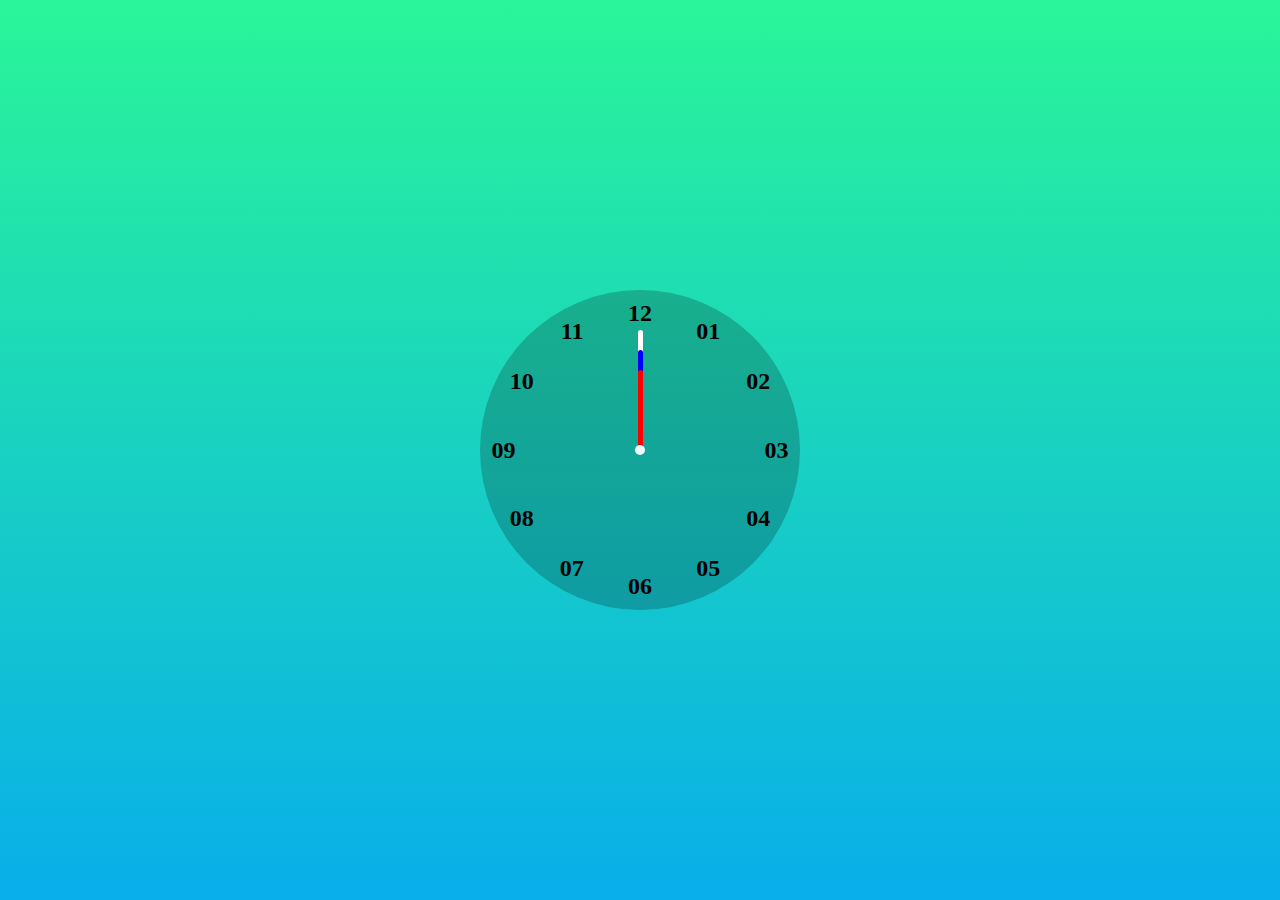
<file: analogue clock/index.html>
<!DOCTYPE html>
<html lang="en">

<head>
    <meta charset="UTF-8">
    <meta name="viewport" content="width=device-width, initial-scale=1.0">
    <title>Analogue Clock </title>
    <link rel="stylesheet" href="style.css">
</head>

<body>
    <div class="container">


        <div class="clock">
            <div style="--clr:white ;--h:120px" class="hands secs"><i></i></div>
            <div style="--clr:blue ;--h:100px" class="hands mins"><i></i></div>
            <div style="--clr:red ; --h:80px" class="hands hrs"><i></i></div>
            <span style="--i:1"><b>01</b></span>
            <span style="--i:2"><b>02</b></span>
            <span style="--i:3"><b>03</b></span>
            <span style="--i:4"><b>04</b></span>
            <span style="--i:5"><b>05</b></span>
            <span style="--i:6"><b>06</b></span>
            <span style="--i:7"><b>07</b></span>
            <span style="--i:8"><b>08</b></span>
            <span style="--i:9"><b>09</b></span>
            <span style="--i:10"><b>10</b></span>
            <span style="--i:11"><b>11</b></span>
            <span style="--i:12"><b>12</b></span>
        </div>

    </div>
    <script src="script.js"></script>
</body>

</html>
</file>
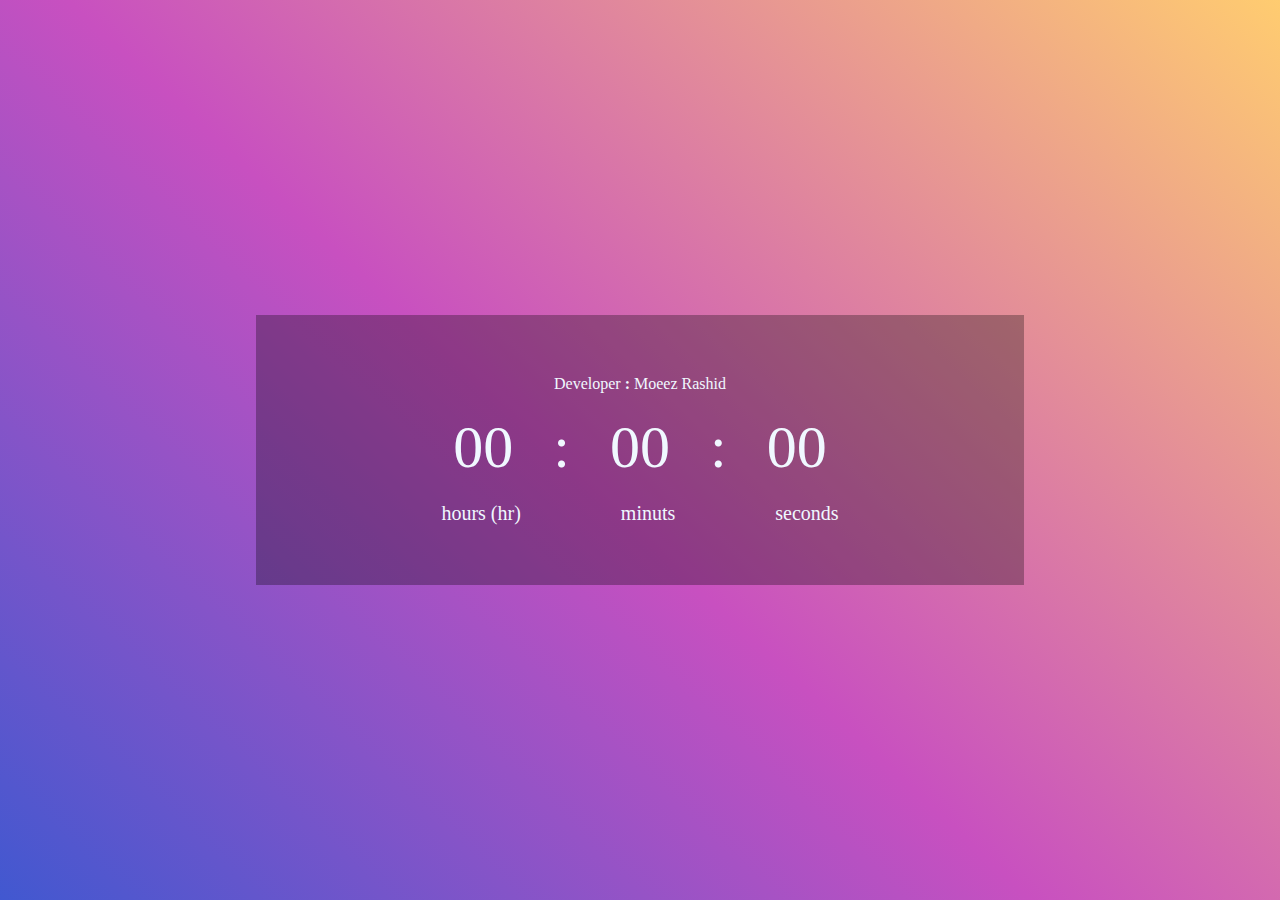
<file: digital clock/index.html>
<!DOCTYPE html>
<html lang="en">
<head>
    <meta charset="UTF-8">
    <meta name="viewport" content="width=device-width, initial-scale=1.0">
    <link rel="stylesheet" href="style.css">
    <title>digital clock</title>
</head>
<body>
<div class="container">
    <span>
        Developer  <b>:</b>  Moeez Rashid 
    </span>
    
    <div class="time">
        <span id="hrs">00</span>:
        <span id="mins">00</span>:
        <span id="sec">00</span>
    </div>
    <div class="time info">
        <span id="">hours (hr)</span>
        <span id="">minuts</span>
        <span id="">seconds</span>
    </div>

</div>



    <script src="script.js"></script>
</body>
</html>
</file>
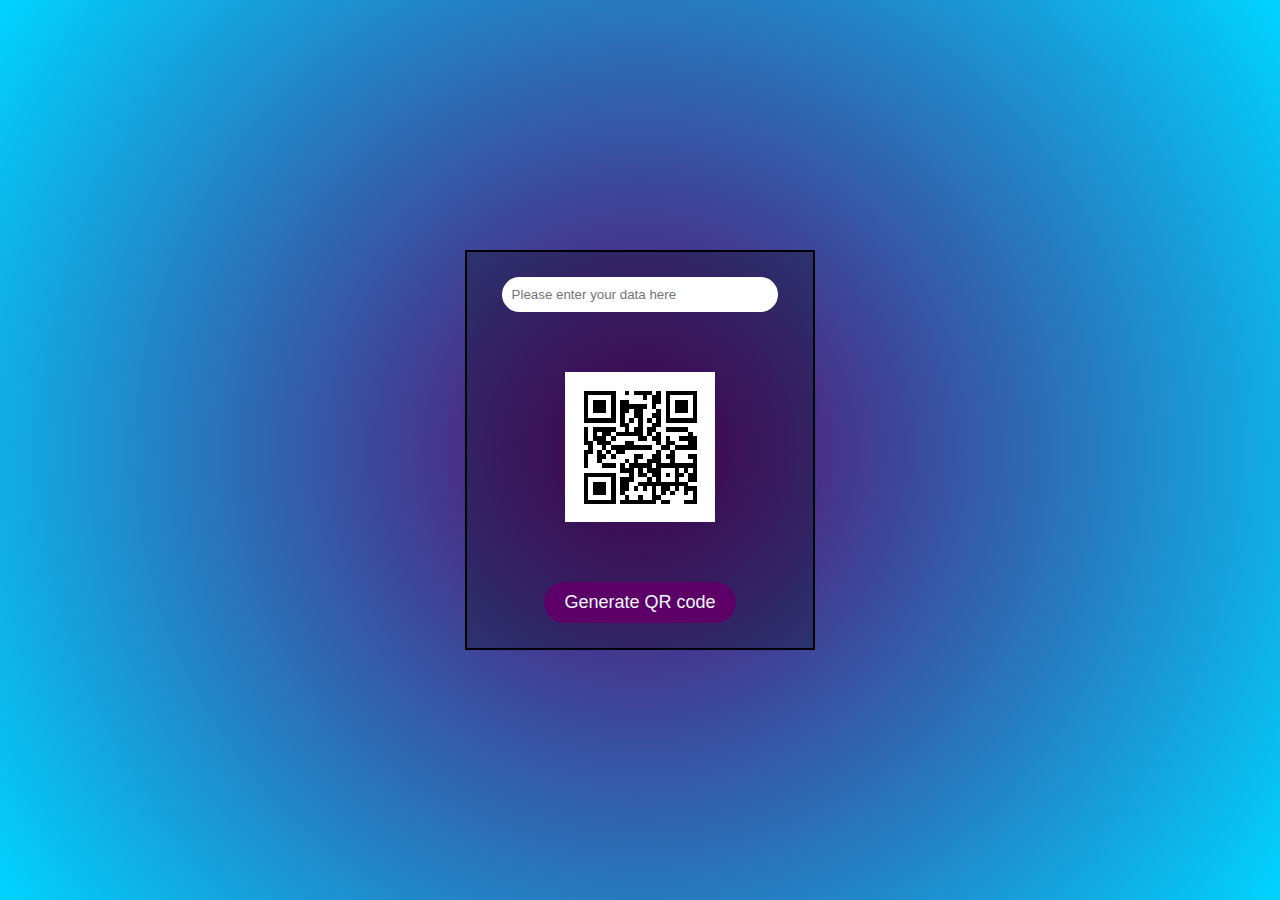
<file: qr code generator/index.html>
<!DOCTYPE html>
<html lang="en">
<head>
    <meta charset="UTF-8">
    <meta name="viewport" content="width=device-width, initial-scale=1.0">
    <link rel="stylesheet" href="style.css">
    <title>QR code generator (Developer Moeez)</title>
</head>
<body class="flex">
    <div class="container flex">
            <input type="text" placeholder="Please enter your data here">

            <img src="qr.png" alt="">
            <button>Generate QR code</button>
    </div>
<script src="script.js"></script>
</body>
</html>
</file>
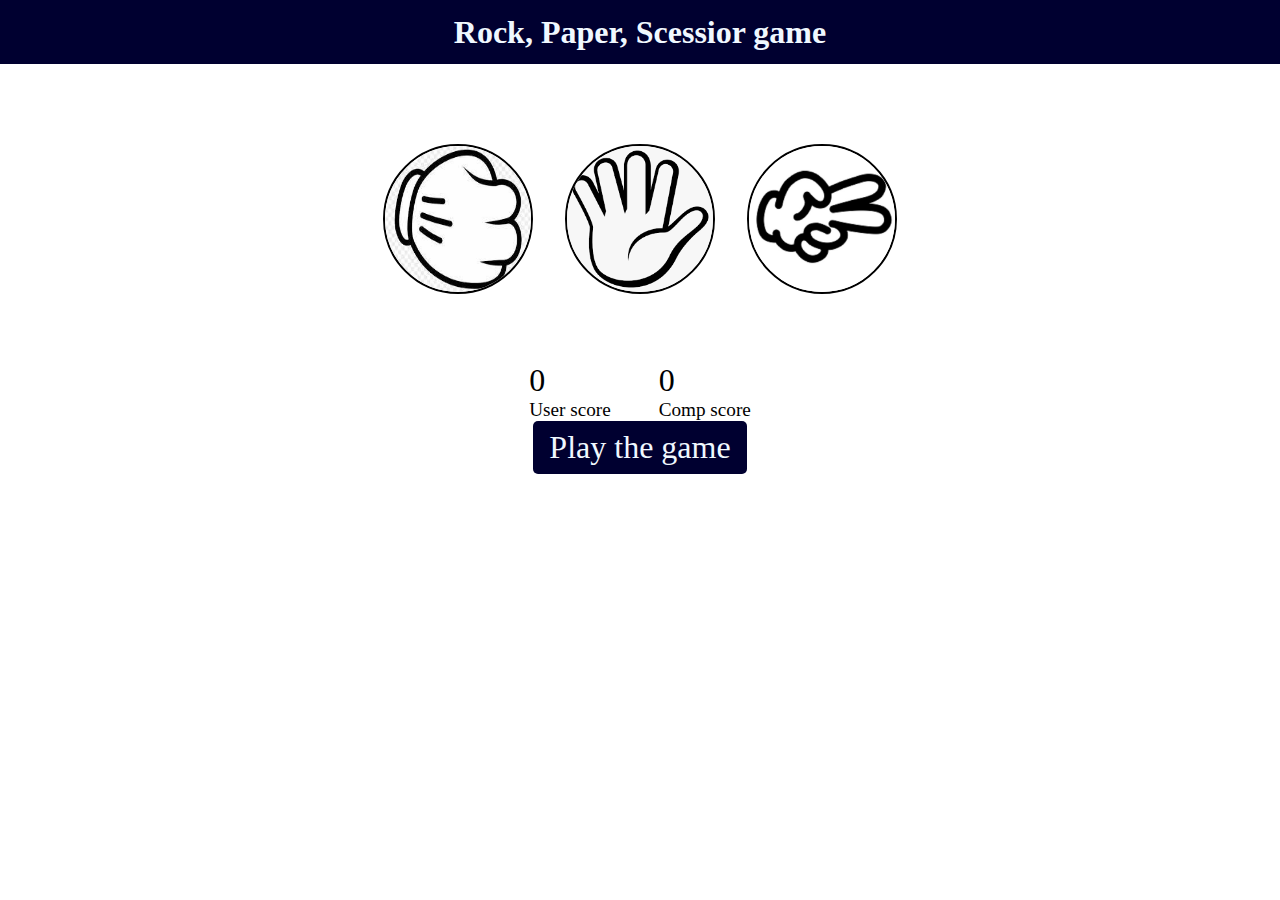
<file: rock paper scessior/index.html>
<!DOCTYPE html>
<html lang="en">

<head>
    <meta charset="UTF-8">
    <meta name="viewport" content="width=device-width, initial-scale=1.0">
    <title>Rock , Paper, Scessior</title>
    <link rel="stylesheet" href="style.css">
</head>

<body>
    <h1>Rock, Paper, Scessior game</h1>
    <div class="choices">
        <div class="choice"><img id="rock" src="rock.jpeg" alt=""></div>
        <div class="choice"><img id="paper" src="paper.png" alt=""></div>
        <div class="choice"><img id="scissor" src="scissor.jpeg" alt=""></div>
    </div>
    <div class="score">
        <div class="userscore">
            <p id="userrun">0</p>
            <p>User score</p>
        </div>
        <div class="Comp">
            <p id="comprun">0</p>
            <p>Comp score</p>
        </div>
    </div>
    <div class="msg">
       <p id="msgbox">Play the game</p>
    </div>

    <script src="script.js"></script>
</body>

</html>
</file>
<file: analogue clock/style.css>
* {
    margin: 0;
    padding: 0;
    box-sizing: border-box;
}

body {
    display: flex;
    justify-content: center;
    align-items: center;
    height: 100vh;
    background-image: linear-gradient(0deg, #08AEEA 0%, #2AF598 100%);
}

.container {
    position: relative;
}

.clock {
    width: 20rem;
    height: 20rem;
    border-radius: 50%;
    background-color: rgba(0, 0, 0, 0.206);
    display: flex;
    justify-content: center;
    align-items: center;
}

.clock span {
    position: absolute;
    transform: rotate(calc(30deg *var(--i)));
    inset: 10px;
    text-align: center;
    font-size: x-large;
}

.clock span b {
    transform: rotate(calc(-30deg * var(--i)));
    display: inline-block;
}
.clock::after{
    content: "";
    width: 10px;
    height: 10px;
    background-color: aliceblue;
    border-radius: 50%;
    position: absolute;

}
.hands{
    display: flex;
    justify-content: center;
    align-items: flex-end;
}
.hands i{
    position: absolute;
  background-color: var(--clr);
  width: 5px;
  height: var(--h);
  border-radius: 5px;
}
</file>
<file: digital clock/style.css>
*{
    margin: 0;
    padding: 0;
   
}

body
{
    display: flex;
    justify-content: center;
    align-items: center;
    height: 100vh;
    width: 100vw;
    background-color: #4158D0;
background-image: linear-gradient(43deg, #4158D0 0%, #C850C0 46%, #FFCC70 100%);

/* 

background-color: #FFE53B;
background-image: linear-gradient(147deg, #FFE53B 0%, #FF2525 74%);

background-color: #F4D03F;
background-image: linear-gradient(132deg, #F4D03F 0%, #16A085 100%); */

}


.container{
    display: flex;
    justify-content: center;
    align-items: center;
    flex-direction: column;
    width: 60vw;
    height: 30vh;
    background-color: rgba(0, 0, 0, 0.295);
    color: aliceblue;
    gap:  20px;

}



.time{
    display: flex;
    gap: 40px;
    font-size: 60px;
}
.info{
    font-size: 20px;
gap: 100px;
}

@media (max-width: 680px) {
    .time{
        font-size: 40px;
    }
    .info{
        font-size: 15px;
    gap: 60px;
    }
}
@media (max-width: 680px) {
    .time{
        gap: 20px;
    }
    .info{
    gap: 50px;
    }
}

@media (max-width: 400px) {
    .time{
        gap: 10px;
    }
    .info{
    gap: 30px;
    }
}


@media (max-width: 300px) {
    .time{
        gap: 5px;
    }
    .info{
    gap: 20px;
    }
    .container{
        gap: 10px;
    }
}
</file>
<file: qr code generator/style.css>
* {
    padding: 0;
    margin: 0;
    box-sizing: border-box;
}

.flex {
    display: flex;
    justify-content: center;
    align-items: center;
}

body {
    background-image: radial-gradient(circle, #5c0067 0%, #00d4ff 100%);
    height: 100vh;
}

.container {
    width: 350px;
    height: 400px;
    border: 2px solid rgb(0, 0, 0);
    background-color: rgba(0, 0, 0, 0.277);
    flex-direction: column;
    gap: 60px;
}

input {
    width: 80%;
    height: 35px;
    padding: 5px 10px;
    border: none;
    border-radius: 50px;
}
button{
    background-color: #5c0067;
    color: aliceblue;
    padding: 10px 20px;
    font-size: large;
    cursor: pointer;
    border-radius: 50px;
    border: none;
}

button:active{
    border: 2px solid wheat;
}
</file>
<file: rock paper scessior/style.css>
* {
    margin: 0;
    padding: 0;
    font-family: 'Segoe UI';
    box-sizing: border-box;
}

h1 {
    background-color: rgb(0, 0, 48);
    color: aliceblue;
    line-height: 4rem;
    text-align: center;
}

.choices {
    display: flex;
    justify-content: center;
    align-items: center;
    margin-top: 5rem;
    gap: 2rem;
}
.choice{
    object-fit: cover;
}
.choice>img {
    width: 150px;
    height: 150px;
    border-radius: 50%;
    border: 2px solid black;
}
.choice>img:hover{
    border: 7px solid black;
}
.score{
    display: flex;
    justify-content: center;
    align-items: center;
    gap:3rem;
    margin-top: 4rem;
    font-size: larger;
    font-weight:500 ;
}
#userrun,#comprun{
    font-size: xx-large;
}.msg{
    display: flex;
    justify-content: center;
    align-items: center;
}

#msgbox{
    background-color:  rgb(0, 0, 48);
    color: aliceblue;
    display: inline-block;
    font-size: xx-large;
    padding:0.5rem 1rem;
    border-radius: 5px;
}
@media (max-width:530px) {
  
h1 {
    line-height: 2.5rem;
    font-size: x-large;
}
.choices{
    margin-top: 1.5rem;
    gap: 0.5rem;
}
.choice>img{
    width: 100px;
    height: 100px;
}
.choice>img:hover{
    border: 3px solid rgb(211, 0, 0);
}
.score{
    margin-top: 10px;
    font-size: 13px;
}
#userrun,#comprun{
    font-size: x-large;
}
#msgbox{
    font-size: large;
}
}
</file>
